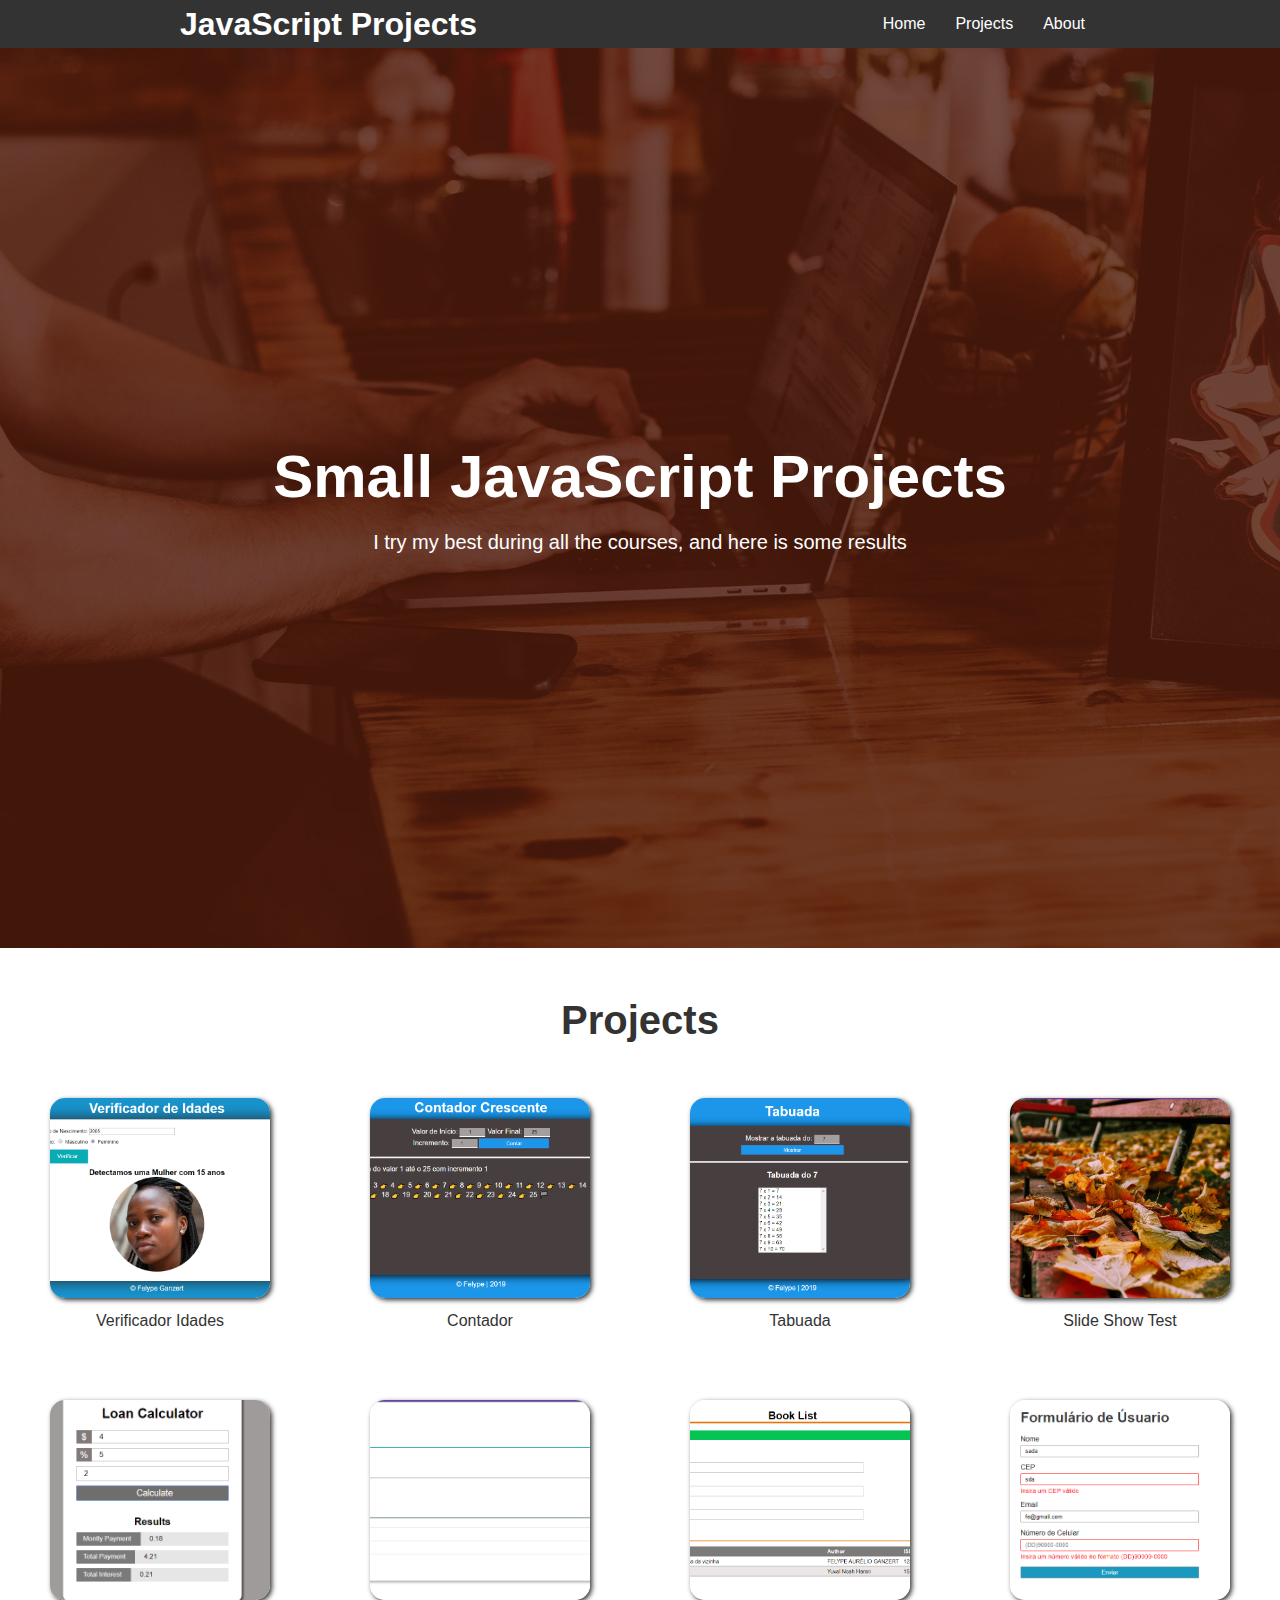
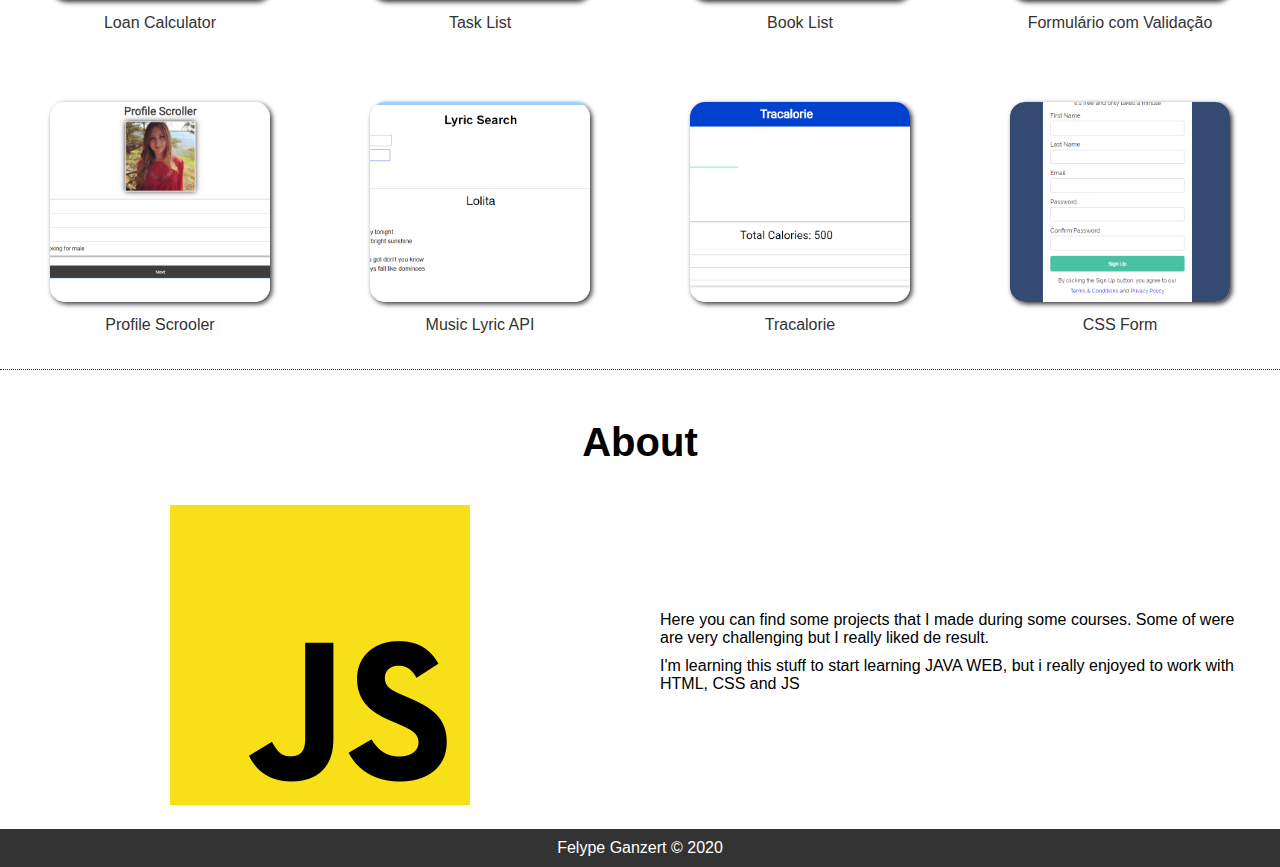
<file: index.html>
<!DOCTYPE html>
<html lang="en">

<head>
    <meta charset="UTF-8">
    <meta name="viewport" content="width=device-width, initial-scale=1.0">
    <title>JavaScript Projects</title>
    <link rel="stylesheet" href="main.css">
</head>

<body>
    <header>
        <div class="container">
            <h1>JavaScript Projects</h1>
            <nav>
                <ul>
                    <li><a href="#showcase">Home</a></li>
                    <li><a href="#projects">Projects</a></li>
                    <li><a href="#about">About</a></li>
                </ul>
            </nav>
        </div>
    </header>

    <section id="showcase">
        <h2>Small JavaScript Projects</h2>
        <p>I try my best during all the courses, and here is some results</p>
    </section>

    <section id="projects">
        <h2>Projects</h2>
    </section>

    <section id="about">
        <h2>About</h2>
        <div>
            <img src="./imgs/jsLogo.png">
        </div>
        <div>
            <p>Here you can find some projects that I made during some courses. Some of were are very challenging but I really liked de result.</p>
            <p>I'm learning this stuff to start learning JAVA WEB, but i really enjoyed to work with HTML, CSS and JS</p>
        </div>
    </section>

    <footer>
        <div class="container">
            <a href="https://github.com/FelypeGanzert">Felype Ganzert</a> &copy 2020
        </div>
    </footer>


    <script src="app.js"></script>
</body>

</html>
</file>
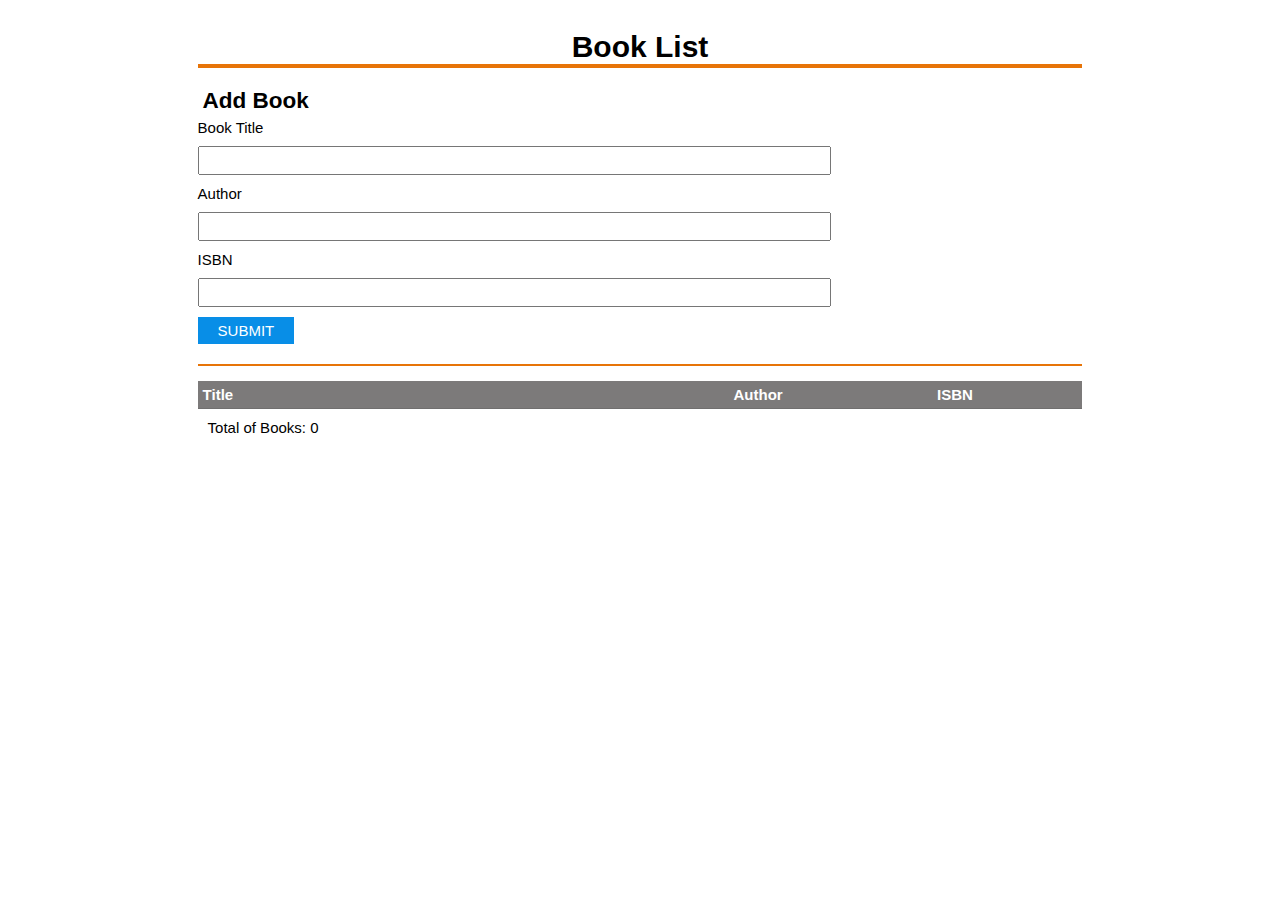
<file: BookList/index.html>
<!DOCTYPE html>
<html lang="pt-BR">

<head>
    <meta charset="UTF-8">
    <meta name="viewport" content="width=device-width, initial-scale=1.0">
    <meta http-equiv="X-UA-Compatible" content="ie=edge">
    <title>Book List</title>
    <link rel="stylesheet" href="style.css">
</head>

<body>

    <div class="container">
        <header>
            <h1>Book List</h1>
        </header>
        <form>
            <h2>Add Book</h2>
            <label for="title">Book Title</label>
            <input type="text" name="title" id="title">
            <label for="author">Author</label>
            <input type="text" name="author" id="author">
            <label for="isbn">ISBN</label>
            <input type="text" name="isbn" id="isbn">
            <input type="submit" value="SUBMIT" id="add-book">
        </form>
        <table id="book-list">
            <tr id="table-head">
                <th width="60%">Title</th>
                <th width="23%">Author</th>
                <th width="10%">ISBN</th>
                <th width="7%"></th>
            </tr>
        </table>
        <span id="info">Total of Books: <span id="totalBooks"></span>
    </div>

    <script src="app.js"></script>

</body>

</html>
</file>
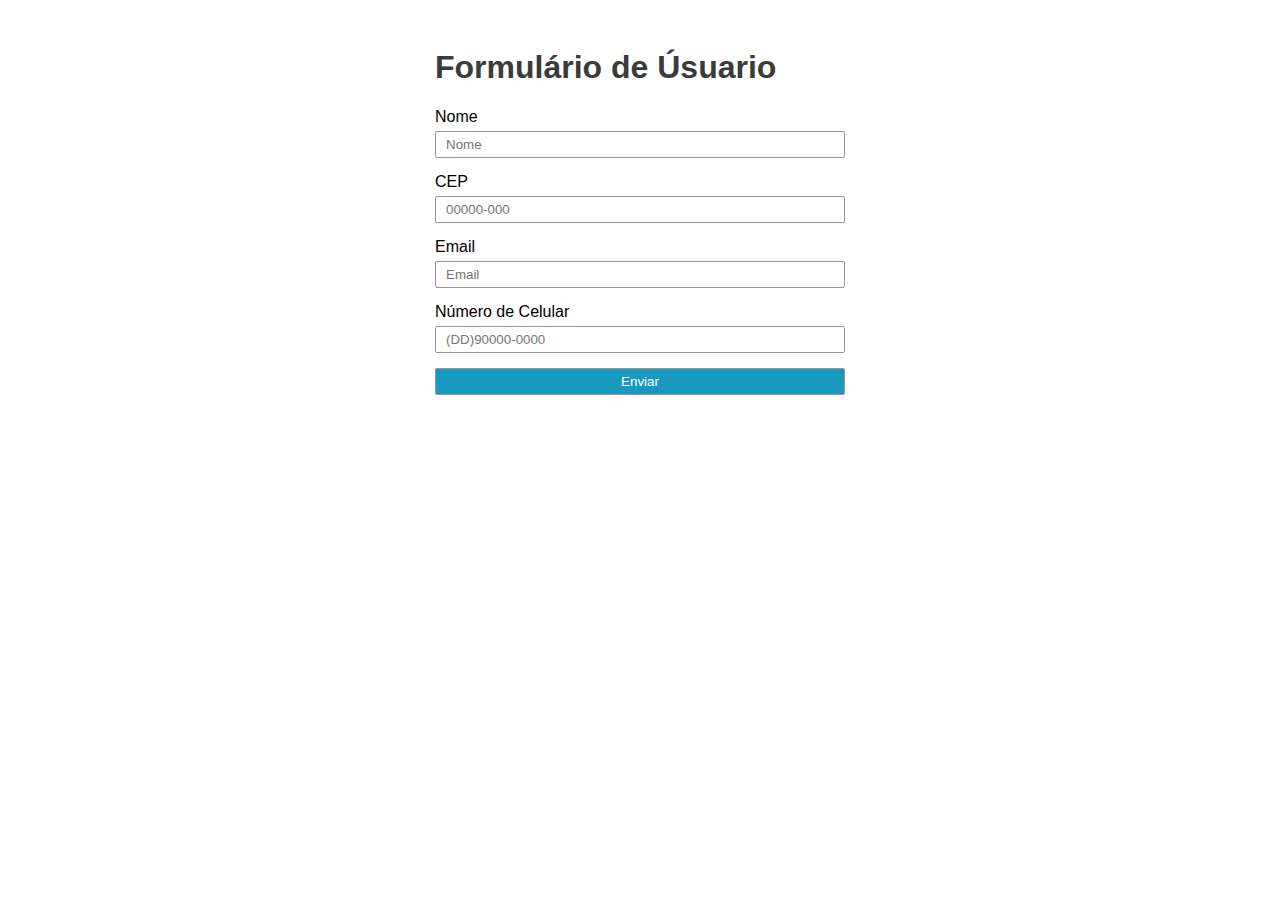
<file: FormValidation/index.html>
<!DOCTYPE html>
<html lang="pt-BR">
<head>
    <meta charset="UTF-8">
    <meta name="viewport" content="width=device-width, initial-scale=1.0">
    <meta http-equiv="X-UA-Compatible" content="ie=edge">
    <title>Validação de Formulário</title>
    <link rel="stylesheet" href="style.css">
</head>
<body>
    <div class="container">
        <h1>Formulário de Úsuario</h1>
        <form id="user-form">
            <label for="name">Nome</label>
            <input type="text" name="name" id="name" placeholder="Nome" autocomplete="off">
            <div class="invalid-message">O nome deve ter entre 2 e 10 letras</div>
            <!-- class='invalid-input' -->

            <label for="cep">CEP</label>
            <input type="text" name="cep" id="cep" placeholder="00000-000" autocomplete="off">
            <div class="invalid-message">Insira um CEP válido</div>

            <label for="email">Email</label>
            <input type="text" name="email" id="email" placeholder="Email" autocomplete="off">
            <div class="invalid-message">Insira um Email válido</div>

            <label for="phone">Número de Celular</label>
            <input type="text" name="phone" id="phone" placeholder="(DD)90000-0000" autocomplete="off">
            <div class="invalid-message">Insira um número válido no formato (DD)90000-0000</div>

            <input type="submit" value="Enviar">
        </form>
    </div>
    <script src="app.js"></script>
</body>
</html>
</file>
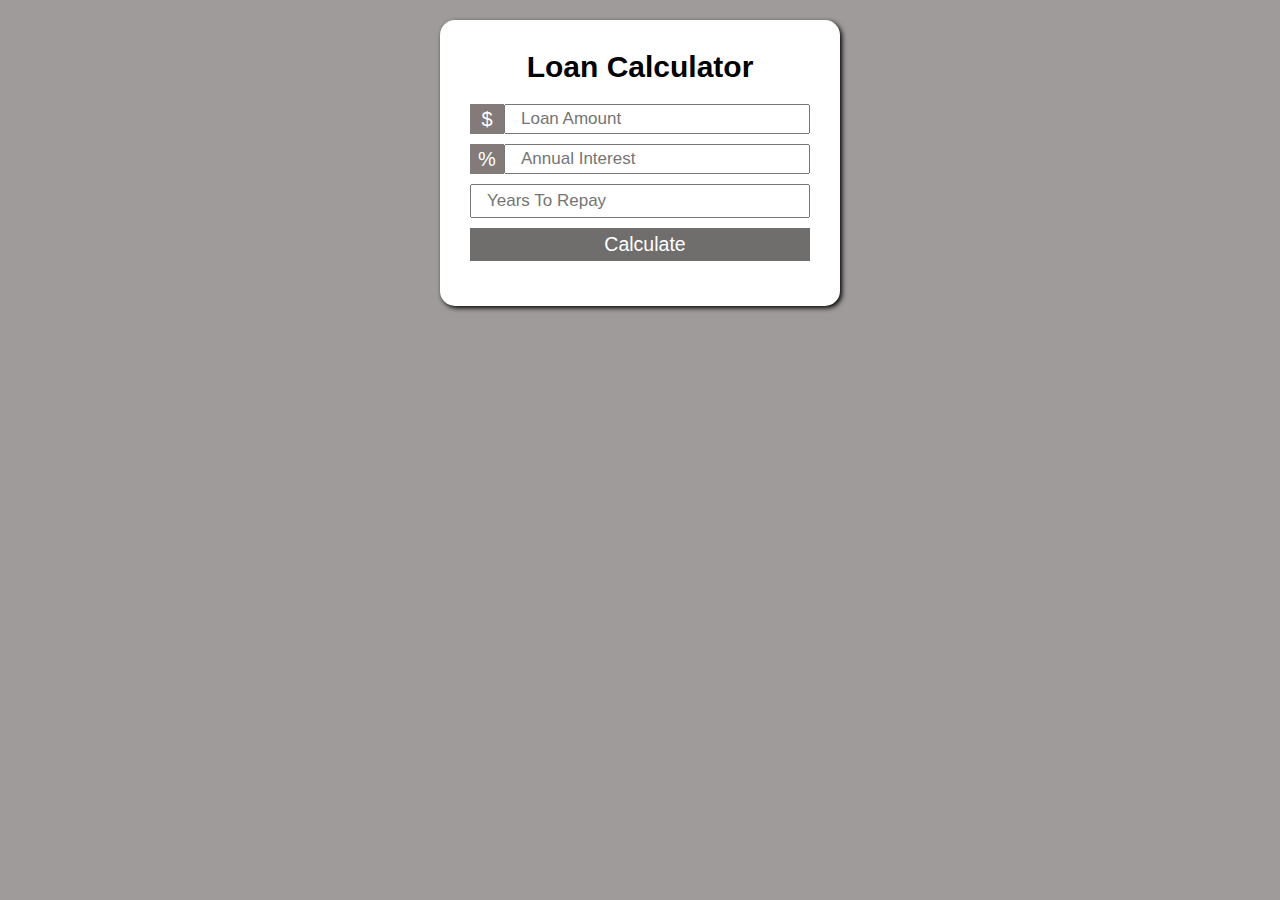
<file: LoanCalculator/index.html>
<!DOCTYPE html>
<html lang="pt-Br">

<head>
    <meta charset="UTF-8">
    <meta name="viewport" content="width=device-width, initial-scale=1.0">
    <meta http-equiv="X-UA-Compatible" content="ie=edge">
    <title>Loan Calculator</title>
    <link rel="stylesheet" href="style.css">
</head>

<body>
    <div class="box">
        <div class="container">
            <h1>Loan Calculator</h1>
            <form id="loan-form">
                <div class="inputContainer">
                    <label for="amount" class="symbol">$</label>
                    <input type="number" step="any" name="amount" id="amount" placeholder="Loan Amount">
                </div>
                <div class="inputContainer">
                    <label for="interest" class="symbol">%</label>
                    <input type="number" step="any" name="interest" id="interest" placeholder="Annual Interest">
                </div>
                <input type="number" step="any" name="repaymentYears" id="repaymentYears" placeholder="Years To Repay">
                <input type="submit" value="Calculate">
            </form>
        </div>

        <!-- LOADER HERE-->
        <div class="container" id="loading">
            <h2>Calculating...</h2>
            <img src="loading.gif">
        </div>
        <!-- RESULTS-->
        <div class="container" id="containerResults">
            <h2>Results</h2>
            <div class="out">
                <span class="titleResult">Montly Payment</span>
                <span class="spanResult" id="monthly-payment"></span>
            </div>
            <div class="out">
                <span class="titleResult">Total Payment</span>
                <span class="spanResult" id="total-payment"></span>
            </div>
            <div class="out">
                <span class="titleResult">Total Interest</span>
                <span class="spanResult" id="total-interest"></span>
            </div>
        </div>
    </div>

    <script src="app.js"></script>
</body>

</html>
</file>
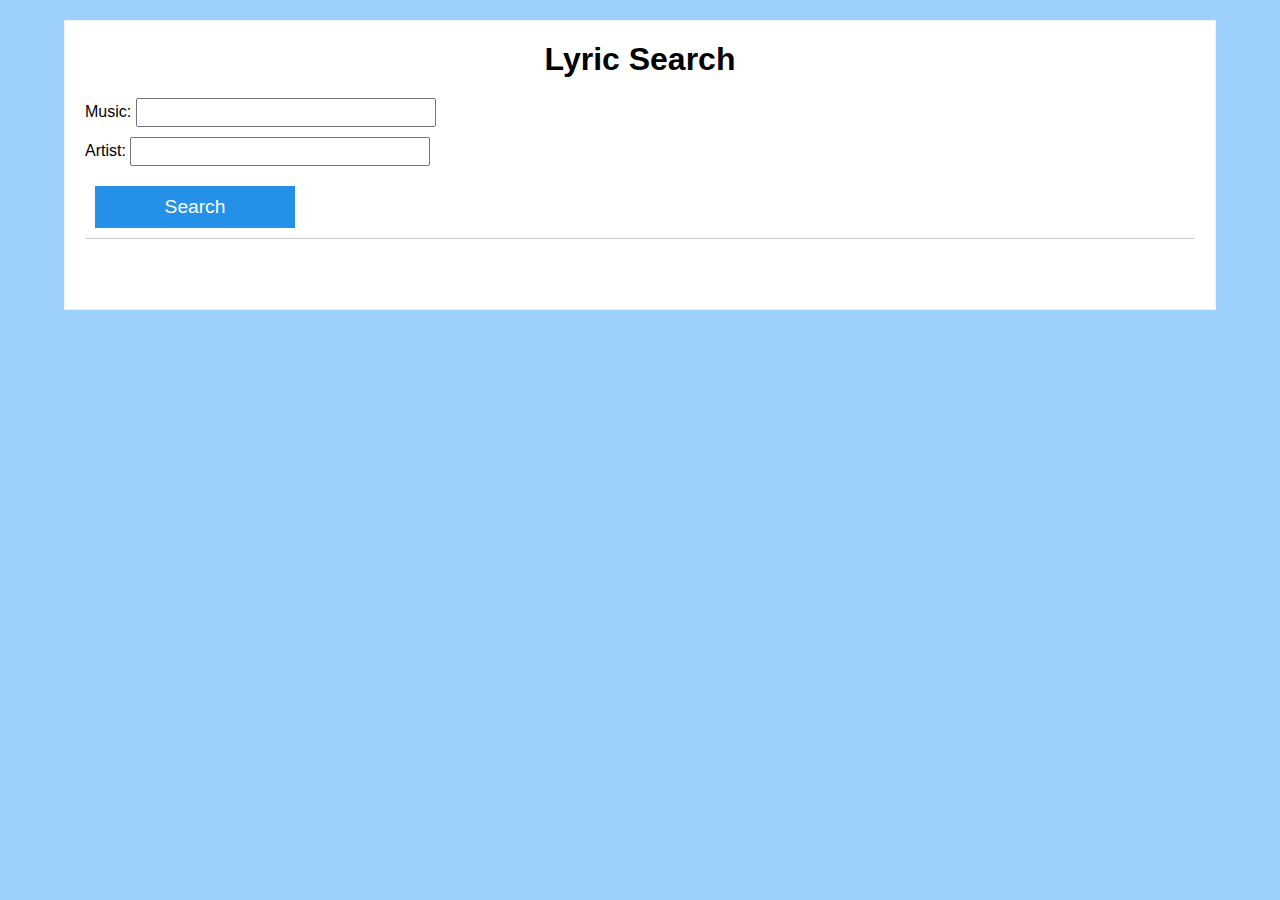
<file: MusicLyricAPI/index.html>
<!DOCTYPE html>
<html lang="pt-BR">

<head>
    <meta charset="UTF-8">
    <meta name="viewport" content="width=device-width, initial-scale=1.0">
    <meta http-equiv="X-UA-Compatible" content="ie=edge">
    <title>Music</title>
    <link rel="stylesheet" href="style.css">
</head>

<body>
    <div id="container">
        <h1>Lyric Search</h1>
        <form id='musicSearch'>
            <label for="music">Music:</label>
            <input type="text" name="music" id="music" autocomplete="off">
            <br>
            <label for="artist">Artist:</label>
            <input type="text" name="artist" id="artist"  autocomplete="off">
            <input type="submit" value="Search">
        </form>
        <div id="lyric-container">
            <span id="output-music"></span>
            <span id="output-artist"></span>
            <div id="lyric"></div>
        </div>
    </div>
    <script src="app.js"></script>
</body>
</html>
</file>
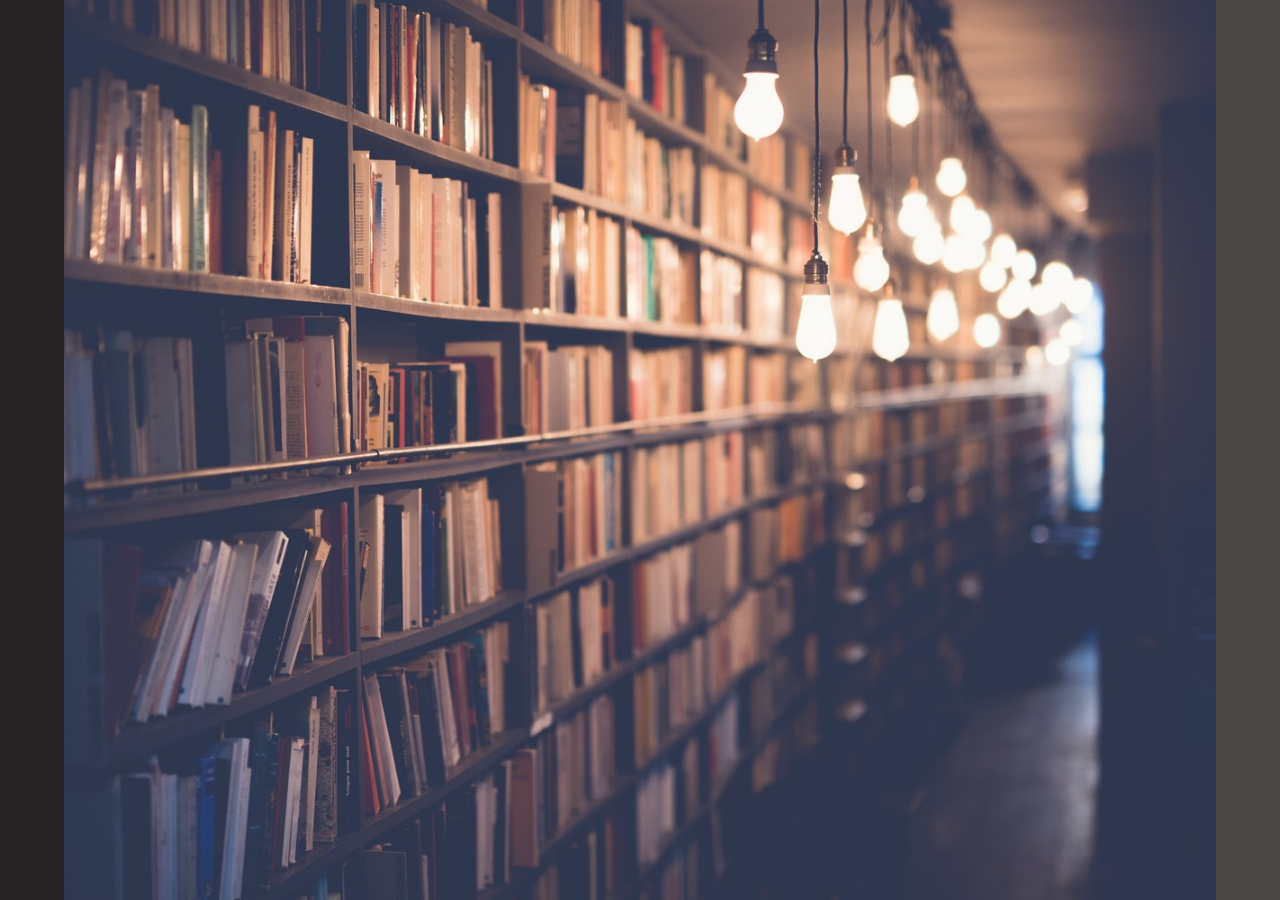
<file: slideShowTest/index.html>
<!DOCTYPE html>
<html lang="pt-BR">
<head>
    <meta charset="UTF-8">
    <meta name="viewport" content="width=device-width, initial-scale=1.0">
    <meta http-equiv="X-UA-Compatible" content="ie=edge">
    <title>Slide Show Test</title>
    <link rel="stylesheet" href="style.css">
</head>
<body>
    <div class="container">
        <span class="change" id='previous'></span>
        <div class="image-box"></div>
        <span class="change" id='next'></span>
    </div>
    <script src="script.js"></script>
</body>
</html>
</file>
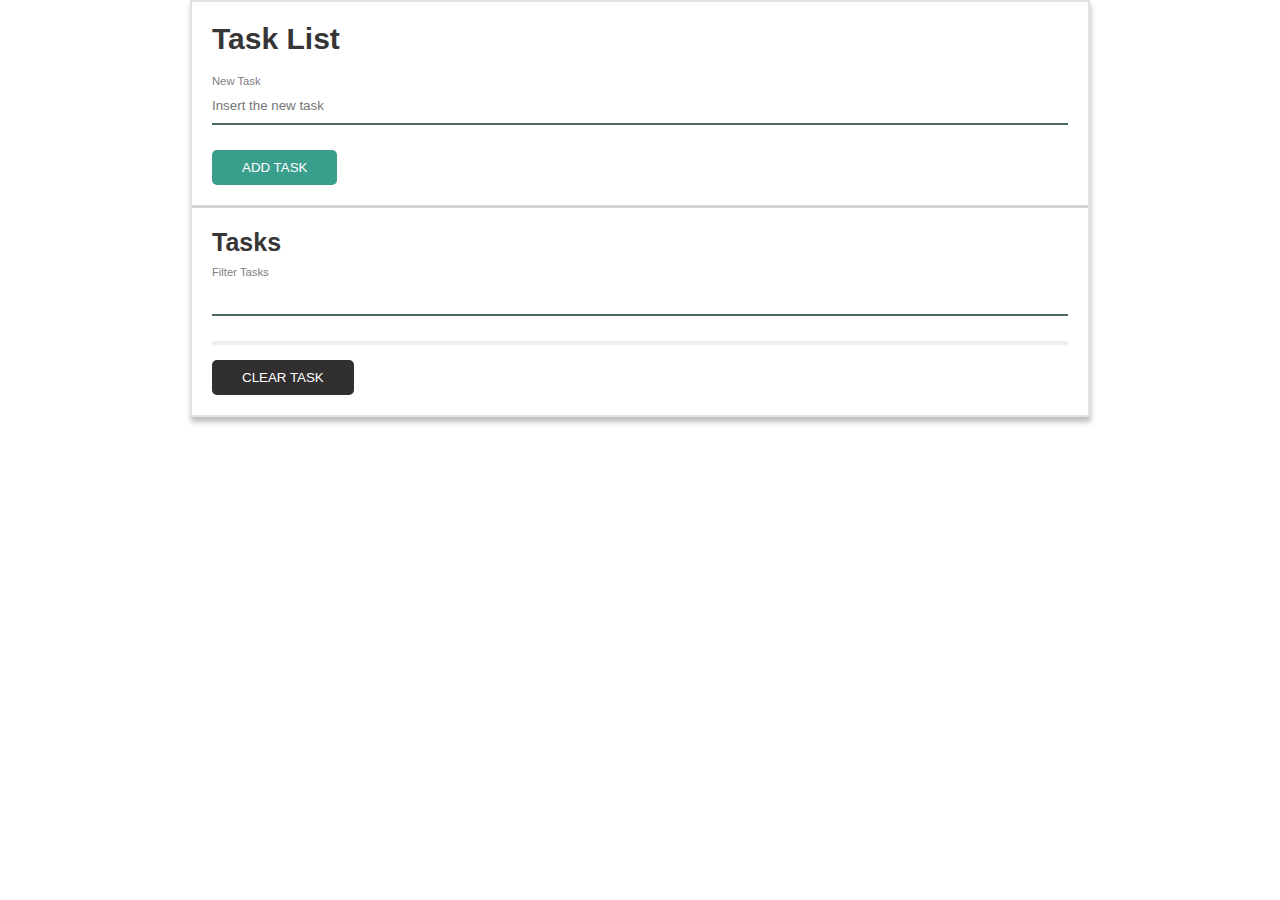
<file: Task_List/index.html>
<!DOCTYPE html>
<html lang="pt-BR">

<head>
    <meta charset="UTF-8">
    <meta name="viewport" content="width=device-width, initial-scale=1.0">
    <meta http-equiv="X-UA-Compatible" content="ie=edge">
    <link rel="stylesheet" href="style.css">
    <title>Task List</title>
</head>

<body>

    <div class="container">
        <div class="card-content">
            <div class="card">
                <h1 id="title">Task List</h1>
                <form id="formNew">
                    <label for="inNewTask" class="lblInput">New Task</label>
                    <input type="text" name="inNewTask" id="inNewTask" placeholder="Insert the new task">
                    <input type="submit" value="ADD TASK" id="btnAdd">
                </form>
            </div>
        </div>

        <div class="card-content">
            <div class="card">
                <h2 id="task-title">Tasks</h2>
                <form autocomplete="off">
                    <label for="filter" class="lblInput">Filter Tasks</label>
                    <input type="text" name="filter" id="filter" placeholder="">
                </form>
                <ul class="collection"></ul>
                <input type="button" value="CLEAR TASK" id="btnClear">
            </div>
        </div>
    </div>

    <script>
        let deleteIcons = document.getElementsByClassName('delete-item');
        for (let i = 0; i < deleteIcons.length; i++) {
            deleteIcons[i].text = 'X';
        }
    </script>

    <script src="app.js"></script>

</body>

</html>
</file>
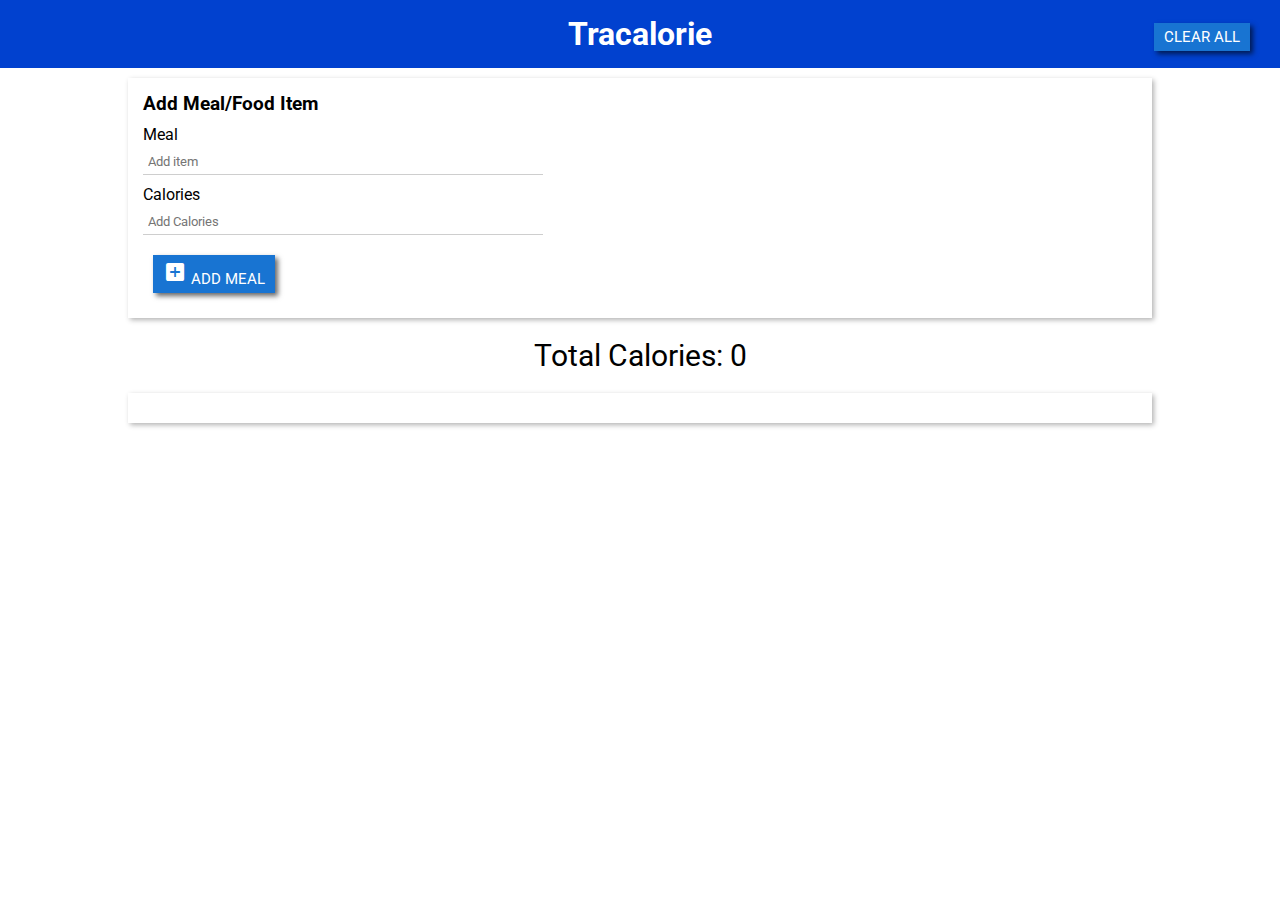
<file: Tracalorie Project 1/index.html>
<!DOCTYPE html>
<html lang="pt-BR">

<head>
    <meta charset="UTF-8">
    <meta name="viewport" content="width=device-width, initial-scale=1.0">
    <meta http-equiv="X-UA-Compatible" content="ie=edge">
    <title>Tracalorie</title>
    <link rel="stylesheet" href="style.css">
    <link rel="stylesheet" href="https://fonts.googleapis.com/icon?family=Material+Icons">
</head>

<body>

    <header>
        <h1>Tracalorie</h1>
        <button id="clear-all">CLEAR ALL</button>
    </header>

    <div class="container edit">
        <h3>Add Meal/Food Item</h3>
        <form>
            <input type="number" name="id" id="id" style="display: none;">
            <label for="meal-name">Meal</label>
            <input type="text" name="meal-name" id="meal-name" placeholder="Add item" autocomplete="off">
            <label for="calories">Calories</label>
            <input type="number" name="calories" id="calories" min="0" placeholder="Add Calories">

            <div id="new-meal-buttons">
                <button type="submit" id="add-meal">
                    <i class=" material-icons">add_box</i> ADD MEAL
                </button>
            </div>

            <div id="edit-meal-buttons">
                <button type="submit" id="update-meal">
                    <i class=" material-icons">save</i> UPDATE MEAL
                </button>
                <button type="submit" id="delete-meal">
                    <i class="material-icons">delete</i> DELETE MEAL
                </button>
                <button type="submit" id="back">
                    <i class=" material-icons">keyboard_backspace</i> BACK
                </button>
            </div>
        </form>
    </div>

    <span id="total-calories">Total Calories: 0</span>

    <div class="container meals">
        <ul id="meals-list">
        </ul>
    </div>

    <script src="LocalStorage.js"></script>
    <script src="Meal.js"></script>
    <script src="UI.js"></script>
    <script src="app.js"></script>
</body>

</html>
</file>
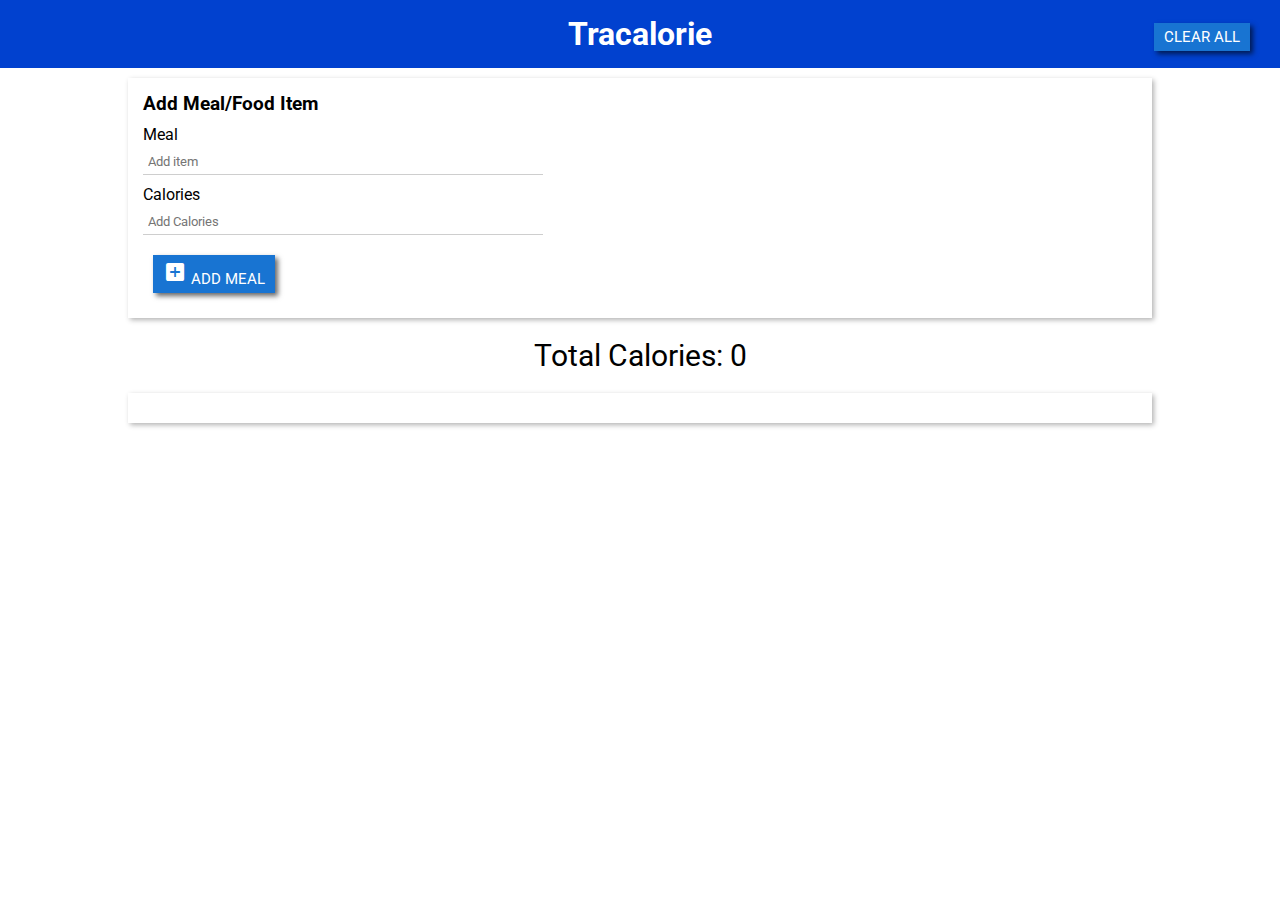
<file: TracalorieProject1/index.html>
<!DOCTYPE html>
<html lang="pt-BR">

<head>
    <meta charset="UTF-8">
    <meta name="viewport" content="width=device-width, initial-scale=1.0">
    <meta http-equiv="X-UA-Compatible" content="ie=edge">
    <title>Tracalorie</title>
    <link rel="stylesheet" href="style.css">
    <link rel="stylesheet" href="https://fonts.googleapis.com/icon?family=Material+Icons">
</head>

<body>

    <header>
        <h1>Tracalorie</h1>
        <button id="clear-all">CLEAR ALL</button>
    </header>

    <div class="container edit">
        <h3>Add Meal/Food Item</h3>
        <form>
            <input type="number" name="id" id="id" style="display: none;">
            <label for="meal-name">Meal</label>
            <input type="text" name="meal-name" id="meal-name" placeholder="Add item" autocomplete="off">
            <label for="calories">Calories</label>
            <input type="number" name="calories" id="calories" min="0" placeholder="Add Calories">

            <div id="new-meal-buttons">
                <button type="submit" id="add-meal">
                    <i class=" material-icons">add_box</i> ADD MEAL
                </button>
            </div>

            <div id="edit-meal-buttons">
                <button type="submit" id="update-meal">
                    <i class=" material-icons">save</i> UPDATE MEAL
                </button>
                <button type="submit" id="delete-meal">
                    <i class="material-icons">delete</i> DELETE MEAL
                </button>
                <button type="submit" id="back">
                    <i class=" material-icons">keyboard_backspace</i> BACK
                </button>
            </div>
        </form>
    </div>

    <span id="total-calories">Total Calories: 0</span>

    <div class="container meals">
        <ul id="meals-list">
        </ul>
    </div>

    <script src="LocalStorage.js"></script>
    <script src="Meal.js"></script>
    <script src="UI.js"></script>
    <script src="app.js"></script>
</body>

</html>
</file>
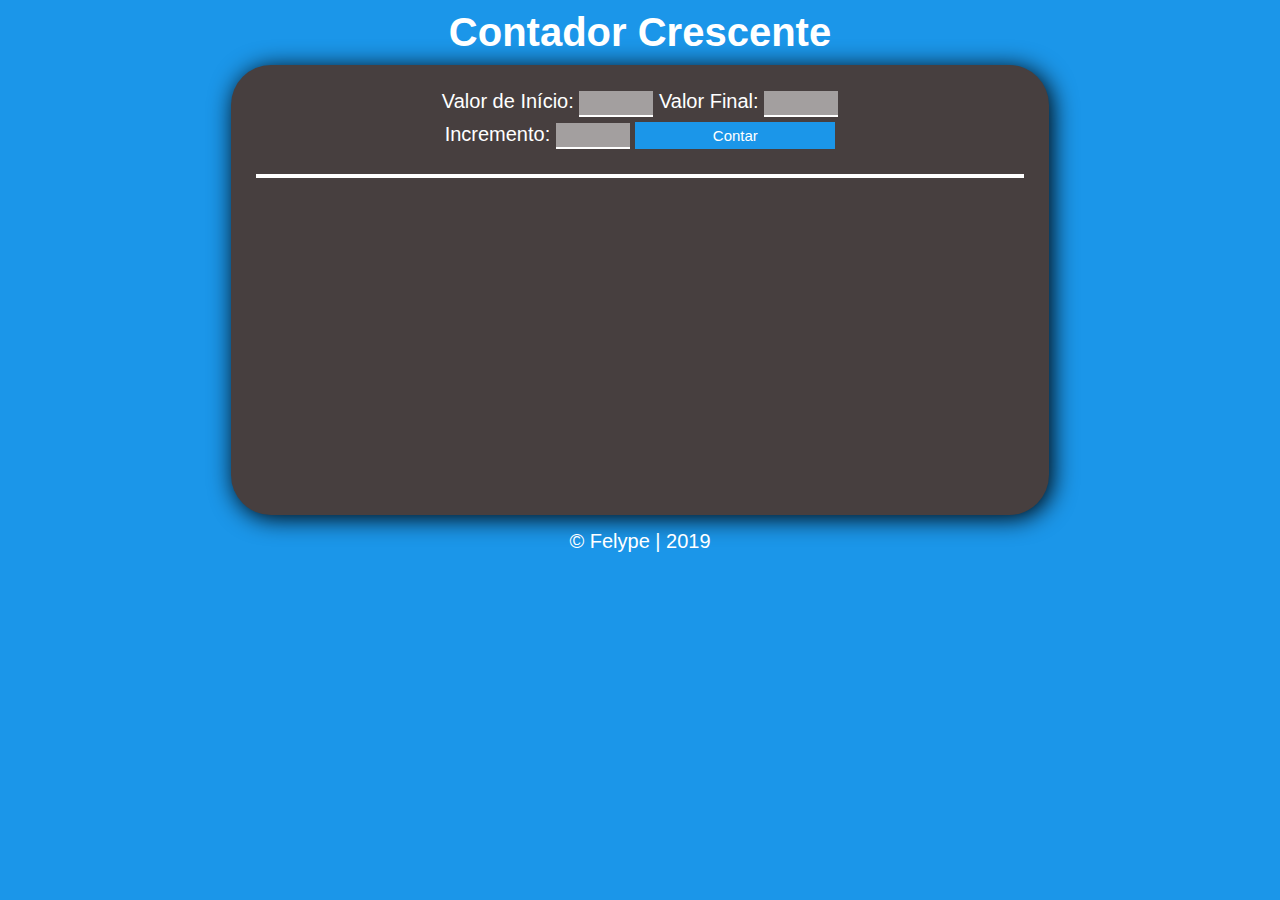
<file: Contador/contador.html>
<!DOCTYPE html>
<html lang="pt-BR">

<head>
    <meta charset="UTF-8">
    <meta name="viewport" content="width=device-width, initial-scale=1.0">
    <meta http-equiv="X-UA-Compatible" content="ie=edge">
    <link rel="stylesheet" href="style.css">
    <script src="contador.js"></script>
    <title>Contador</title>
</head>

<body>
    <!--Elaborar uma página para o usúario inserir:
        O valor de início
        O valor final
        E o incremento
        Em seguida será mostrado os valores
        -Não permitir valor em branco no valorde início e fim
        -Incremento min:1, não permitir =0 -se acontecer trocar por 1
    -->
    <header>
        <h1>Contador Crescente</h1>
    </header>
    <section id="main">
        <div>
            <form>
                Valor de Início:
                <input type="number" name="inicio" id="inicio">
                Valor Final:
                <input type="number" name="fim" id="fim"><br>
                Incremento:
                <input type="number" name="incremento" id="incremento">
                <input type="button" value="Contar" onclick="contar()">
            </form>
        </div>
        <div id="resultado"> 
        </div>
    </section>
    <footer>
        &copy Felype | 2019
    </footer>
</body>

</html>
</file>
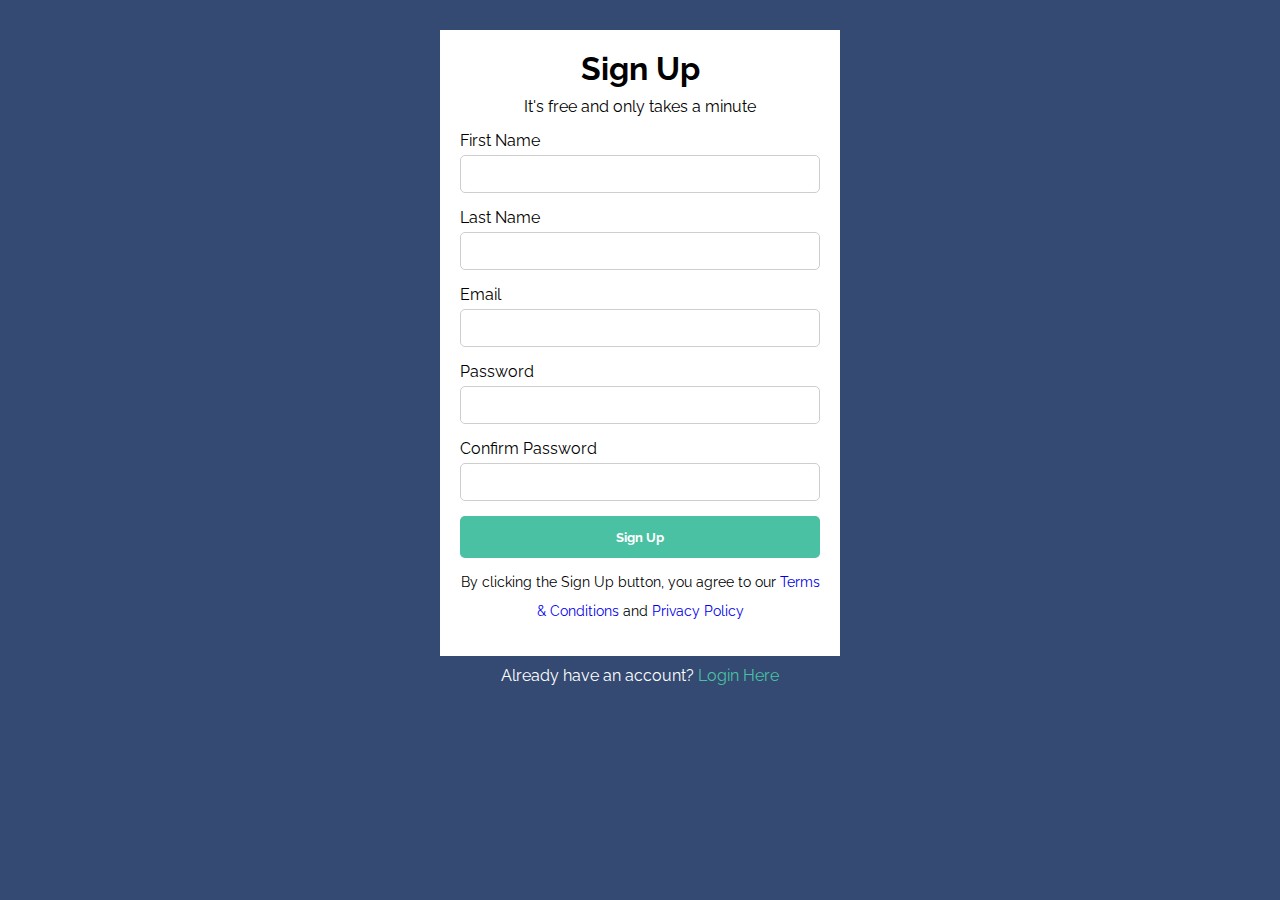
<file: FormOnlyCSSStyle/form.html>
<!DOCTYPE html>
<html lang="pt-BR">
  <head>
    <meta charset="UTF-8" />
    <meta name="viewport" content="width=device-width, initial-scale=1.0" />
    <meta http-equiv="X-UA-Compatible" content="ie=edge" />
    <title>Form Styling</title>
    <link rel="stylesheet" href="style.css">

  </head>
  <body>

    <div id="container">

      <div class="form-wrap">
        <h1>Sign Up</h1>
        <p>It's free and only takes a minute</p>
        <form>
          <div class="form-group">
            <label for="first-name">First Name</label>
            <input type="text" name="firstName" id="first-name" />
          </div>
          <div class="form-group">
            <label for="last-name">Last Name</label>
            <input type="text" name="lastName" id="last-name" />
          </div>
          <div class="form-group">
            <label for="email">Email</label>
            <input type="email" name="email" id="email" />
          </div>
          <div class="form-group">
            <label for="password">Password</label>
            <input type="password" name="password" id="password" />
          </div>
          <div class="form-group">
            <label for="password2">Confirm Password</label>
            <input type="password" name="pasword2" id="password2" />
          </div>
          <button type="submit" class="btn">Sign Up</button>
          <p class="bottom-text">
            By clicking the Sign Up button, you agree to our
            <a href="#">Terms & Conditions</a> and
            <a href="#">Privacy Policy</a>
          </p>
        </form>
      </div>
      
      <footer>
        <p>Already have an account? <a href="#">Login Here</a></p>
      </footer>
    </div>
  </body>
</html>
</file>
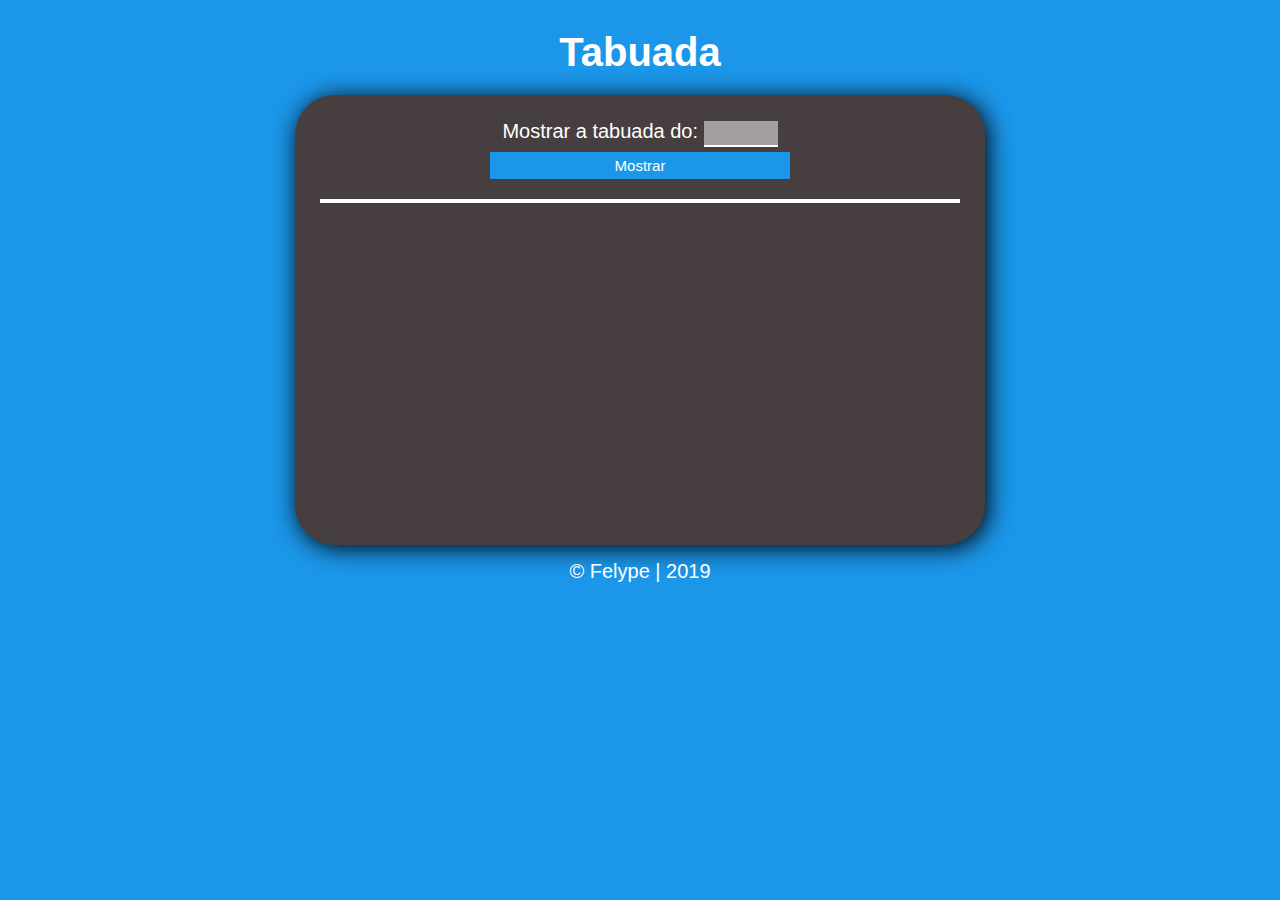
<file: Tabuada/tabuada.html>
<!DOCTYPE html>
<html lang="pt-BR">
<head>
    <meta charset="UTF-8">
    <meta name="viewport" content="width=device-width, initial-scale=1.0">
    <meta http-equiv="X-UA-Compatible" content="ie=edge">
    <link rel="stylesheet" href="style.css">
    <script src="tabuada.js"></script>
    <title>Tabuada</title>
</head>
<body>
    <!--O usúario inseri o número de qual tabuada ele quer calcular
    Em seguida é exibida a tabuada em um select:
    <select size="10">
        <option value="volvo">Volvo</option>
        <option value="saab">Saab</option>
        <option value="opel">Opel</option>
        <option value="audi">Audi</option>
    </select>
    Validação: não permitir valor em branco
    -->
    <header>
        <h1>Tabuada</h1>
    </header>
    <section id="main">
        <div>
            Mostrar a tabuada do:
            <input type="number" name="numtabuada" id="numtabuada"><br>
            <input type="button" value="Mostrar" onclick="mostrarTabuada()">
        </div>
        <div id="resultado">
            
        </div>
    </section>
    <footer>
        &copy Felype | 2019
    </footer>
</body>
</html>
</file>
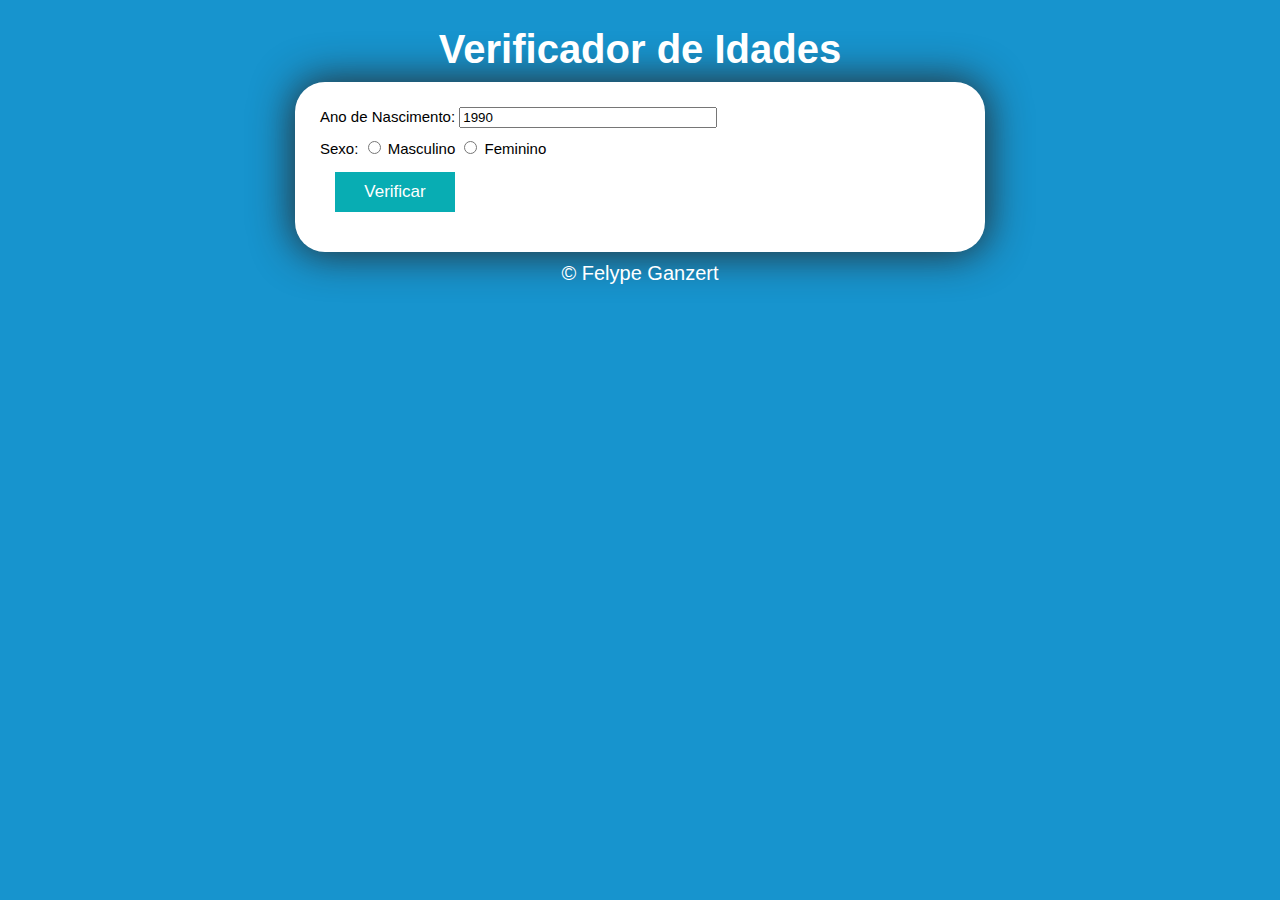
<file: VerificadorIdades/idades.html>
<!DOCTYPE html>
<html lang="pt-BR">

<head>
    <meta charset="UTF-8">
    <meta name="viewport" content="width=device-width, initial-scale=1.0">
    <meta http-equiv="X-UA-Compatible" content="ie=edge">
    <script src="verificadorIdades.js"></script>
    <title>Verificador de Idades</title>

    <style>
        body {
            font-family: Arial, Helvetica, sans-serif;
            font-size: 20px;
            margin: 0;
            padding: 0;
            background-color: rgb(23, 148, 206);
        }

        header {
            width: 100%;
            text-align: center;
        }

        header h1 {
            margin-bottom: 10px;
            color: white;
        }

        img {
            width: 350px;
            height: 350px;
            clip-path: circle(40% at 50% 50%);
        }

        div#principal {
            padding: 25px;
            width: 50%;
            min-width: 500px;
            background-color: white;
            margin: auto;
            border-radius: 30px;
            box-shadow: 0px 0px 40px 2px rgba(39, 38, 38, 0.924);
        }
        form{
            font-size: 15px;
        }
        input[type=number]{
            width: 250px;
            height: 15px;
            margin-bottom: 10px;
        }
        input[type=button]{
            border:none;
            padding: 10px;
            margin: 15px;
            font-size: 17px;
            width: 120px;
            transition-duration: 0.6s;
            color: white;
            background-color: rgb(8, 173, 179);
        }
        input[type=button]:hover{
            background-color: rgb(5, 100, 104);
        }
        #resultadoVerificacao{
            font-size: 15px;
            text-align: center;
        }
        #resultadoVerificacao h2, #resultadoVerificacao img{
            margin: 0 0 -35px 0;

        }
        footer {
            margin-top: 10px;
            text-align: center;
            color: white;
        }
    </style>
</head>

<body>
    <header>
        <h1>Verificador de Idades</h1>
    </header>

    <div id="principal">

        <form>
            <label for="anoNasc">Ano de Nascimento:</label>
            <input type="number" name="anoNasc" id="anoNasc" value="1990"><br>
            Sexo:
            <input type="radio" name="sexo" id="sexoM" value="m">
            <label for="sexoM">Masculino</label>
            <input type="radio" name="sexo" id="sexoF" value="f">
            <label for="sexoF">Feminino</label><br>
            <input type="button" value="Verificar" onclick="verificar()">

        </form>

        <div id="resultadoVerificacao">
        </div>
    </div>

    <footer>
        &COPY; Felype Ganzert
    </footer>
</body>

</html>
</file>
<file: main.css>
/* Global */
html{
    scroll-behavior: smooth;
}
* {
    margin: 0;
    padding: 0;
    box-sizing: border-box;
    font-family: 'Segoe UI', Tahoma, Geneva, Verdana, sans-serif;
}
a {
    text-decoration: none;
}
p{
    margin-bottom: 10px;
}
ul{
    list-style: none;
}

/* Utilites */
.container {
    max-width: 960px;
    margin: auto;
}

/* Header */
header{
    background: #333;
    color: #fff;
    position: sticky;
    top: 0;
    z-index: 5;
}
header .container{
    padding: 0px 20px;
    display: flex;
    align-items: center;
    justify-content: space-between;
}
header .container nav ul {
    display: flex;
}
header .container nav ul a{
    display: block;
    padding: 15px;
}
header .container nav ul a:hover{
    background: #A92A04;
}
header a{
    color: white;
}

/* Showcase Image */
#showcase{
    background: url('./showcase-img.jpeg') no-repeat center center /cover;
    box-shadow: inset 0 0 0 100vw rgba(75, 18, 1, 0.74);
    min-height: 300px;
    height: 100vh;
    display: flex;
    flex-direction: column;
    justify-content: center;
    text-align: center;
    color: #fff;
}
#showcase h2{
    font-size: 60px;
    margin: 10px;
}
#showcase p{
    font-size: 20px;
    margin: 10px;
}

/* Projects */
#projects{
    display: flex;
    justify-content: space-around;
    flex-wrap: wrap;
    color: #333;
}
#projects a{
    color: #333;
}
#projects h2{
    flex-basis: 100%;
    text-align: center;
    font-size: 40px;
    margin: 50px 20px 20px 20px;
}
#projects div.project{
    padding: 15px;
    position: relative;
    flex-basis: 250px;
    margin: 20px 10px;
    text-align: center;
}
#projects div.project:hover{
    background: #c4c4c4;
    border-radius: 10px;
}
#projects div.project img{
    width: 100%;
    height: 200px;
    object-fit: cover;
    border-radius: 15px;
    box-shadow: #333 2px 2px 5px;
    margin-bottom: 10px;
}

/* About */
#about{
    border-top: 1px dotted #333;
    display: flex;
    flex-wrap: wrap;
    align-items: center;
}
#about h2{
    flex-basis: 100%;
    text-align: center;
    font-size: 40px;
    margin: 50px 20px 20px 20px;
}
#about div{
    padding: 20px;
    flex: 1;
}
#about img{
    width: 100%;
    max-height: 300px;
    object-fit: contain;
}

/* Footer */
footer{
    padding: 10px;
    text-align: center;
    background: #333;
    color: #fff;
}
footer a{
    color: #fff;
}


@media(max-width: 750px){
    header .container{
        display: block;
        text-align: center;
    }
    header .container nav ul{
        justify-content: space-around;
    }
    header .container nav ul a{
        padding: 10px;
    }
    #about h2, #projects h2{
        margin-top: 80px;
    }
    #about{
        display: block;
    }
    #about img{
        max-height: 150px;
        object-fit: contain;
    }
}
</file>
<file: BookList/style.css>
body{
    font-family: Arial, Helvetica, sans-serif;
    font-size: 15px;
}
.container{
    width: 70%;
    margin: 30px auto 100px auto;
}

header h1{
    text-align: center;
    border-bottom:  4px solid rgb(231, 116, 8);
}

/* Error message */
.alert{
    display: block;
    padding: 5px 20px;
    border-radius: 10px;
    color: white;
    margin: 2px;
}
.red{
    background-color: rgb(250, 15, 15);
}
.green{
    background-color: rgb(5, 195, 84);
}


/* Table formats */
table{
    width: 100%;
}
td, th, table{
    border-bottom: 1px solid #706f6f;
    padding: 5px;
    border-collapse: collapse;
    text-align: left;
}
tr:nth-child(odd){
    background-color: #ebe6e6;
}
#table-head{
    background-color: #7c7a7a;
    color: white;
}

/* Form and inputs */
form h2{
    margin: 5px;
}
form{
    padding-bottom: 20px;
    margin-bottom: 15px;
    border-bottom: 2px solid rgb(231, 116, 8);
}

input[type=text]{
    display: block;
    margin: 10px 0px;
    padding: 5px;
    width: 70%
}

input[type=submit]{
    padding: 5px 20px;
    background-color: rgb(8, 142, 231);
    border: none;
    color: white;
    font-size: 15px;
}
input[type=submit]:hover{
    background-color: rgb(7, 101, 163);
    box-shadow: rgb(85, 82, 85) 1px 2px 5px;
}

.delete-book{
    text-decoration: none;
    color:red;
    font-weight: bolder;
}
.delete-book:hover{
    cursor: pointer;
    color: rgb(172, 9, 9);
}

span#info{
    display: block;
    padding: 10px;
}

@media only screen and (max-width: 800px){
    .container, input[type=text]{
        width: 95%;
    }

}
</file>
<file: FormValidation/style.css>
body{
    font-family: Arial, Helvetica, sans-serif;
}
*{
    box-sizing: border-box;
}
.container{
    padding: 20px;
    width: 450px;
    margin: auto;
}
.container h1{
    color: #3b3b3b;
}
/* Formatação do formulário */
form#user-form label{
    display: block;
    margin-top: 15px;
}
form#user-form input{
    display: block;
    width: 100%;
    padding: 5px 10px;
    margin-top: 5px;
    margin-bottom: 5px;
    border-radius: 2px;
    border: solid #9b9595 1px;
}
form#user-form input[type=submit]{
    background-color: rgb(25, 153, 192);
    color: white;
    padding: 5px;
    margin: 15px 0px;
}
/* Pra não mostrar a borda azul quando selecionado */
form#user-form input:focus{
    border-color: none !important;
    outline: 0;
}

/* Invalid message */
form#user-form input.invalid-input{
    border: solid red 1px;
}
div.invalid-message{
    font-size: 0.9em;
    color: red;
    display: none
}
form#user-form input.invalid-input + div.invalid-message{
    display: block;
}
</file>
<file: LoanCalculator/style.css>
*{
    box-sizing: border-box;
    margin: 0;
    padding: 0;
}
body{
    font-family: Arial, Helvetica, sans-serif;
    font-size: 15px;
    background-color: #a09b9b;
}


.box{
    min-width: 400px;
    width: 400px;
    margin: 20px auto auto auto;
    background-color: white;
    border-radius: 15px;
    padding: 20px 20px;
    box-shadow: black 2px 2px 5px;
}
.container{
    width: 100%;
    margin-bottom: 5px;
    padding: 10px;
}
.container h1{
    text-align: center;
    font-weight: bolder;
    margin-bottom: 20px;
}

.container img{
    width: 100%;
}



.inputContainer{
    margin: auto;
    display: block;
    margin: 10px auto 10px auto;
    width: 100%;
    height: 30px;
}
.inputContainer label.symbol{
    background-color: #837a7a;
    color: white;
    height: 100%;
    width: 10%;
    line-height: 30px;
    text-align: center;
    float: left;
    font-size: 20px;
}
.inputContainer input{
    float: left;
    height: 100%;
    width: 90%;
    margin: 0px;
}
input{
    width: 100%;
    padding: 5px 5px 5px 15px;
    font-size: 17px;
    margin-bottom: 10px;
}

input[type=submit]{
    background-color: #706d6d;
    border: none;
    color: white;
    font-size: 130%;
}
input[type=submit]:hover{
    background-color: #4d4848;
    box-shadow: black 2px 2px 5px;
    cursor: pointer;
}

.out{
    margin: 10px 0px;
    display: block;
    height: 30px;
    background-color: #e6e6e6;
}
.out span.titleResult{
    border-right: solid gray 1px;
    display: block;
    float: left;
    height: 100%;
    padding: 5px 20px 5px 15px;
    background-color: #7a7a7a;
    color: white;
}
.out span.spanResult{
    display: block;
    padding: 5px 5px 5px 20px;
    float: left;
    height: 100%;
}
h2{
    text-align: center;
}

.container .error{
    background-color: rgb(248, 78, 63);
    color: white;
    text-align: center;
    border-radius: 5px;
}
</file>
<file: MusicLyricAPI/style.css>
* {
    box-sizing: border-box;
    margin: 0;
    padding: 0;
  }
body{
    background-color: rgb(157, 209, 252);
    font-family: Arial, Helvetica, sans-serif;
}

#container {
    background-color: white;;
    color: black;
    border: 1px solid #f1f1f1;
    width: 90%;
    margin: 20px auto;
    padding: 20px;
}
#container h1{
    text-align: center;
    margin-bottom: 20px;
}
#container input[type='text']{
    padding: 5px;
    margin-bottom: 10px;
    width: 300px;
}
#container input[type='submit']{
    display: block;
    width: 200px;
    border: none;
    padding: 10px;
    margin: 10px;
    font-size: 1.2em;
    background-color: rgb(37, 144, 231);
    color: white;
}
#container input[type='submit']:hover{
    background-color: rgb(10, 89, 153);
}

div#lyric-container{
    margin-top: 10px;
    padding: 20px 0px;
    border-top: 1px solid #cecece;
    line-height: 1.5em;
}

span#output-music{
    font-size: 2em;
    display: block;
    text-align: center;
}
span#output-artist{
    color: gray;
    display: block;
    margin-bottom: 10px;
}
</file>
<file: slideShowTest/style.css>
body{
    background: ;
    margin: 0;
    padding: 0;
}
html, body{
    height: 100%; /*Necessary */
}
div.container{
    border: none;
    margin: auto;
    width: 100%;
    height: 100%; 
}
div.image-box{
    float: left;
    text-align: center;
    margin: auto;
    width: 90%;
    height: 100%;
    background-repeat: no-repeat;
    background-size: cover;
    background-position: 50% 50%;
    transition-duration: 0.5s;
}

.change{
    float: left;
    display: block;
    height: 100%;
    width: 5%;
    background: rgb(73, 70, 70);
}
span.change:hover{
    background: rgb(37, 35, 35);
}
</file>
<file: Task_List/style.css>
/*Global */
body{
    font-family: Arial, Helvetica, sans-serif;
    font-size: 15px;
}
body, h1, h2, p, ul{
    margin: 0;
    padding: 0;
}

/*Container*/
.container{
    min-width: 450px;
    width: 70%;
    margin: auto;
    border: solid rgb(116, 112, 112, 0.2) 2px;
    box-shadow: rgba(92, 92, 94, 0.4) 1px 5px 5px;
}

.card-content{
    padding: 20px;
    border-bottom: solid rgba(163, 161, 161, 0.459) 3px;
}
.card-content:last-child{
    border: none;
}
.card{
    width: 100%;
}

/*Titles*/

h1{
    color: rgb(54, 54, 54);
    font-size: 30px;
    margin-bottom: 15px;
}
h2{
    color: rgb(54, 54, 54);
    font-size: 25px;
    margin-bottom: 5px;
}

/*inputs*/
input{
    display: block;
    border: none;
    background-color: unset;
    outline: none;
}
.lblInput{
    color: grey;
    font-size: 75%;
}

input[type=text]{
    width: 100%;
    border-bottom: solid rgb(75, 102, 98) 2px;
    padding: 5px 0px 10px 0px;
    margin: 5px 0px 25px 0px;
}
input[type=text]:focus{
    border: none;
    border-bottom: solid rgb(46, 182, 159) 2px;
    
    transition-duration: 0.6s;
}
input[type=submit]#btnAdd{
    background-color: rgb(58, 158, 141);
    color: white;
    padding: 10px 30px 10px 30px;
    border-radius: 5px;
    transition-duration: 0.3s;
}
input[type=submit]#btnAdd:hover{
    background-color: rgb(34, 165, 132);
    box-shadow: rgba(92, 92, 94, 0.4) 2px 3px 5px;
}
input[type=button]#btnClear{
    background-color: rgba(2, 0, 0, 0.815);
    color: white;
    padding: 10px 30px 10px 30px;
    border-radius: 5px;
    transition-duration: 0.3s;
}
input[type=button]#btnClear:hover{
    background-color: rgba(39, 1, 1, 0.993);
    box-shadow: rgba(92, 92, 94, 0.4) 2px 3px 5px;
}

/*Lists*/
ul{
    margin: 5px 0px 15px 0px;
    border: solid rgb(238, 238, 238) 2px;
    border-radius: 10px;
}
li{
    margin: -2px;
    list-style: none;
    padding: 10px 10px 10px 20px;
    border-bottom: solid rgb(238, 238, 238) 2px;
}
li.ok{
    text-decoration-line: line-through;
    color: grey;
    background-color: rgb(221, 221, 221);
}
li:last-child{
    border: none;
}
li:hover{
    background-color: #cde4de;
}
/* li:nth-child(odd){ //Iria pegar todos os pares
    background-color: rgb(16, 141, 190);
    color: white;
} */
a.delete-item{
    float: right;
    margin-right: 20px;
    text-decoration: none;
    color: rgb(233, 126, 76);
    font-weight: bolder;
}
a.delete-item:hover{
    color: rgb(167, 10, 4);
    text-shadow: rgba(88, 0, 0, 0.548) 1px 1px 5px;
}
</file>
<file: Tracalorie Project 1/style.css>
@import url('https://fonts.googleapis.com/css?family=Roboto&display=swap');


/* Global */
*{
    margin: 0;
    padding: 0;
    font-family: 'Roboto', sans-serif;
    box-sizing: border-box;
}
button{
    border: none;
    padding: 5px 10px;
    color: white;
    font-size: 15px;
    box-shadow: rgba(0, 0, 0, 0.6) 3px 3px 5px;
    cursor: pointer;
}
input{
    max-width: 400px;
    width: 100%;
    display: block;
    margin: 5px 0px 10px 0px;
    padding: 5px;
    border: none;
    border-bottom: solid 1px #cecece;
}
input:focus{
    border-color: none !important;
    border-bottom: solid 1px #1ee0d0;
    outline: 0;
}

/* Header */
header{
    padding: 15px 30px;
    background-color: #0141CF;
    color: white;
    text-align: right;
}
header h1{
    text-align: center;
}
header button#clear-all {
    margin-top: -30px;
    float: right;
    background-color: #1874D2;
}

/* Container */
.container{
    width: 80%;
    margin: 10px auto;
    box-shadow: rgba(0, 0, 0, 0.3) 2px 2px 5px;;
    padding: 15px;
}

/* Insert New */
.edit h3{
    margin-bottom: 10px;
}
.edit button{
    margin: 10px
}
.edit button#add-meal {
    background-color: #1874D2;
}
.edit button#update-meal {
    background-color: #1874D2;
}
.edit button#delete-meal {
    background-color: rgb(210, 67, 24);
}
.edit button#back {
    background-color: rgb(102, 111, 116);
}


/* Total Calories */
span#total-calories{
    display: block;
    margin: auto;
    width: 100%;
    text-align: center;
    padding: 10px;
    font-size: 30px;
}

/* Meals */
.meals ul li{
    list-style: none;
    padding: 7px;
    border: solid #cecece 1px;
    margin: -1px 0px;
}
.meals ul li:hover{
    background-color: #e9e9e9;
}
.meals span.meal-name{
    font-weight: bold;
}
.meals span.meal-calories{
    font-style: italic;
    color: #777676;
}
.meals ul li i{
    font-size: 18px;
    cursor: pointer;
    float: right;
}
.meals ul li i:hover{
    color: #1874D2;
}

#edit-meal-buttons {
    display: none;
}

@media(max-width: 700px){
    .container{
        width: 100%;
    }
}
@media(max-width: 400px){
    header button#clear-all {
        margin: 5px;
        float: none;
        background-color: #1874D2;
    }
}
</file>
<file: TracalorieProject1/style.css>
@import url('https://fonts.googleapis.com/css?family=Roboto&display=swap');


/* Global */
*{
    margin: 0;
    padding: 0;
    font-family: 'Roboto', sans-serif;
    box-sizing: border-box;
}
button{
    border: none;
    padding: 5px 10px;
    color: white;
    font-size: 15px;
    box-shadow: rgba(0, 0, 0, 0.6) 3px 3px 5px;
    cursor: pointer;
}
input{
    max-width: 400px;
    width: 100%;
    display: block;
    margin: 5px 0px 10px 0px;
    padding: 5px;
    border: none;
    border-bottom: solid 1px #cecece;
}
input:focus{
    border-color: none !important;
    border-bottom: solid 1px #1ee0d0;
    outline: 0;
}

/* Header */
header{
    padding: 15px 30px;
    background-color: #0141CF;
    color: white;
    text-align: right;
}
header h1{
    text-align: center;
}
header button#clear-all {
    margin-top: -30px;
    float: right;
    background-color: #1874D2;
}

/* Container */
.container{
    width: 80%;
    margin: 10px auto;
    box-shadow: rgba(0, 0, 0, 0.3) 2px 2px 5px;;
    padding: 15px;
}

/* Insert New */
.edit h3{
    margin-bottom: 10px;
}
.edit button{
    margin: 10px
}
.edit button#add-meal {
    background-color: #1874D2;
}
.edit button#update-meal {
    background-color: #1874D2;
}
.edit button#delete-meal {
    background-color: rgb(210, 67, 24);
}
.edit button#back {
    background-color: rgb(102, 111, 116);
}


/* Total Calories */
span#total-calories{
    display: block;
    margin: auto;
    width: 100%;
    text-align: center;
    padding: 10px;
    font-size: 30px;
}

/* Meals */
.meals ul li{
    list-style: none;
    padding: 7px;
    border: solid #cecece 1px;
    margin: -1px 0px;
    animation-duration:  5s;
}
.meals ul li:hover{
    background-color: #e9e9e9;
}
.meals span.meal-name{
    font-weight: bold;
}
.meals span.meal-calories{
    font-style: italic;
    color: #777676;
}
.meals ul li i{
    font-size: 18px;
    cursor: pointer;
    float: right;
}
.meals ul li i:hover{
    color: #1874D2;
}

#edit-meal-buttons {
    display: none;
}

@media(max-width: 700px){
    .container{
        width: 100%;
    }
}
@media(max-width: 400px){
    header button#clear-all {
        margin: 5px;
        float: none;
        background-color: #1874D2;
    }
}
</file>
<file: Contador/style.css>
body{
    /*background: url("fundo.jpeg") no-repeat center center fixed;
    background-size: cover;*/
    background-color: rgba(27, 150, 233);
    font-family: Arial, Helvetica, sans-serif;
    font-size: 20px;
    margin: 0;
    padding: 0;
    color: white;
}

header{
    text-align: center;
    color: white;
    width: 100%;
    margin: auto;
}
header h1, h2{
    margin: 10px 0px 10px 0px;
    text-align: center;
}


section#main{
    background-color: rgb(71, 63, 63);
    width: 60%;
    min-width: 400px;
    min-height: 400px;
    border-radius: 40px;
    margin: auto;
    padding: 25px;
    margin-bottom: 15px;
    box-shadow: black 3px 3px 25px;
    text-align: center;
}

div#resultado{
    border-top: solid 4px white;
    margin-top: 20px;
    text-align: left;
}


input[type="text"], input[type="number"]{
    background-color: rgba(255,255,255, 0.5);
    border: none;
    height: 20px;
    border-bottom: solid white 2px;
    padding: 2px;
    transition-duration: 0.4s;
    color: black;
    font-size: 15px;
}
input[type="number"]{
    text-align: center;
    width: 70px;
    margin-bottom: 5px;
}
input[type="text"]:hover, input[type="number"]:hover{
    background-color: rgba(255,255,255, 0.6);
}
::placeholder{
    color: rgb(235, 229, 229);
}
input[type="button"]{
    background-color: rgb(27, 150, 233);
    border: none;
    padding: 5px;
    transition-duration: 0.4s;
    color: white;
    font-size: 15px;
    width: 200px;
}
input[type="button"]:hover{
    background-color: rgb(7, 100, 161);
}



footer{
    width: 100%;
    margin: auto;
    text-align: center;
}
</file>
<file: FormOnlyCSSStyle/style.css>
@import url('https://fonts.googleapis.com/css?family=Raleway&display=swap');
* {
    font-family: 'Raleway', sans-serif;
    box-sizing: border-box;
    margin: 0;
    padding: 0;
  }

  body {
      background: #344a72;
  }

  a {
    text-decoration: none;
  }

  #container {
      max-width: 400px;
      margin: 30px auto;
  }

  .form-wrap {
    background-color: white;
    padding: 20px;
    margin-bottom: 10px;
  }

  .form-wrap h1,
  .form-wrap p {
    text-align: center;
    margin-bottom: 10px;
  }

  .form-wrap .form-group {
    margin: 15px 0px;
  }

  .form-wrap .form-group label {
    display: block;
    margin-bottom: 5px;
  }

  .form-wrap .form-group input {
    width: 100%;
    padding: 10px;
    border-radius: 5px;
    border: 1px solid #cecece;
  }

  .form-wrap button {
    width: 100%;
    padding: 13px;
    border-radius: 5px;
    font-weight: bold;
    background: #49c1a2;
    border: none;
    color: #fff;
    margin-bottom: 10px;
  }

  .form-wrap button:hover {
      background: #37a08e;
      cursor: pointer;
  }

  .form-wrap .bottom-text {
    font-size: 0.9em;
    line-height: 2em;
  }

  footer {
    text-align: center;
    color: #fff;
  }

  footer a {
      color: #49c1a2;
  }
</file>
<file: Tabuada/style.css>
body{
    /*background: url("fundo.jpeg") no-repeat center center fixed;
    background-size: cover;*/
    background-color: rgba(27, 150, 233);
    font-family: Arial, Helvetica, sans-serif;
    font-size: 20px;
    margin: 0;
    padding: 0;
    color: white;
}

header{
    margin-top: 50px;
    text-align: center;
    color: white;
    width: 100%;
    margin: auto;
}
header h1, h2{
    margin: 30px 0px 20px 0px;
    text-align: center;
}


section#main{
    background-color: rgb(71, 63, 63);
    width: 50%;
    min-width: 400px;
    min-height: 400px;
    border-radius: 40px;
    margin: auto;
    padding: 25px;
    margin-bottom: 15px;
    box-shadow: black 3px 3px 25px;
    text-align: center;
}

div#resultado{
    border-top: solid 4px white;
    margin-top: 20px;
    text-align: center;
}


input[type="text"], input[type="number"]{
    background-color: rgba(255,255,255, 0.5);
    border: none;
    height: 20px;
    border-bottom: solid white 2px;
    padding: 2px;
    transition-duration: 0.4s;
    color: black;
    font-size: 15px;
}
input[type="number"]{
    text-align: center;
    width: 70px;
    margin-bottom: 5px;
}
input[type="text"]:hover, input[type="number"]:hover{
    background-color: rgba(255,255,255, 0.6);
}
::placeholder{
    color: rgb(235, 229, 229);
}
input[type="button"]{
    background-color: rgb(27, 150, 233);
    border: none;
    padding: 5px;
    transition-duration: 0.4s;
    color: white;
    font-size: 15px;
    width: 300px;
}
input[type="button"]:hover{
    background-color: rgb(7, 100, 161);
}

select{
    min-width: 200px;
    font-size: 15px;
}



footer{
    width: 100%;
    margin: auto;
    text-align: center;
}
</file>
